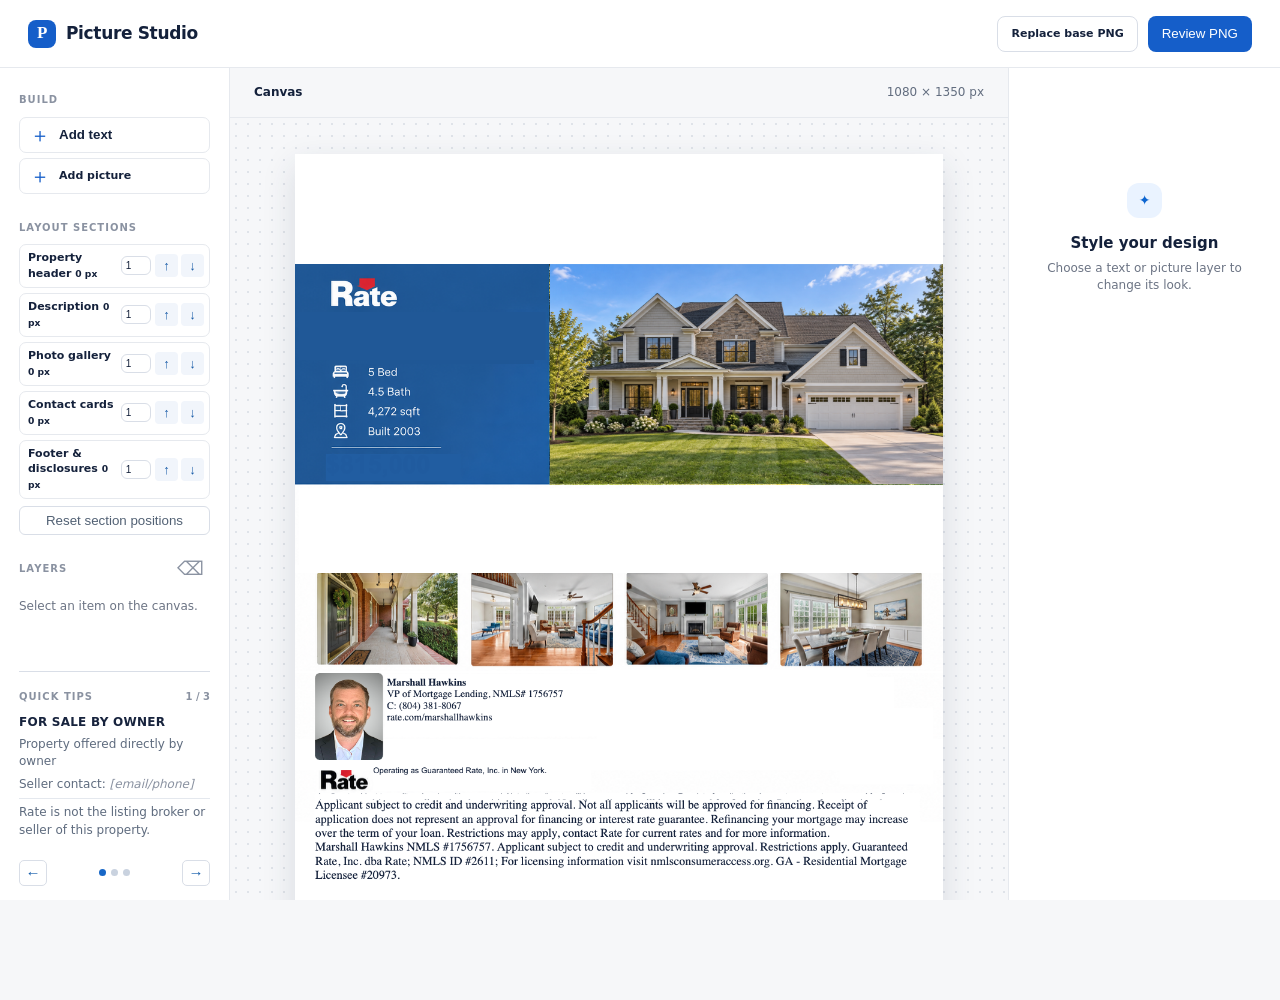
<file: index.html>
<!doctype html>
<html lang="en">
  <head>
    <meta charset="UTF-8" />
    <meta name="viewport" content="width=device-width, initial-scale=1.0" />
    <title>Picture Studio</title>
    <link rel="icon" type="image/png" href="favicon.png" />
    <link rel="stylesheet" href="styles.css" />
  </head>
  <body>
    <header>
      <div class="brand"><span class="brand-mark">P</span><span>Picture Studio</span></div>
      <div class="header-actions">
        <label class="button secondary">Replace base PNG<input id="base-upload" type="file" accept="image/png,image/jpeg" hidden /></label>
        <button id="download" class="button primary">Review PNG</button>
      </div>
    </header>
    <main>
      <aside class="tools">
        <section>
          <p class="eyebrow">Build</p>
          <button id="add-text" class="add-button"><span>＋</span> Add text</button>
          <label class="add-button"><span>＋</span> Add picture<input id="image-upload" type="file" accept="image/*" hidden /></label>
        </section>
        <section class="sections-section">
          <p class="eyebrow">Layout sections</p>
          <div id="sections" class="sections"></div>
          <button id="reset-layout" class="reset-layout" type="button">Reset section positions</button>
        </section>
        <section class="layers-section">
          <div class="section-title"><p class="eyebrow">Layers</p><button id="delete-layer" title="Delete selected layer">⌫</button></div>
          <div id="layers" class="layers"><p class="empty">Select an item on the canvas.</p></div>
        </section>
        <section style="margin-top:44px;border-top:1px solid #d9dee7;padding-top:18px;">
          <div style="display:flex;justify-content:space-between;align-items:baseline;"><p style="margin:0 0 9px;color:#8a92a1;font-size:10px;font-weight:750;letter-spacing:.1em;text-transform:uppercase;">Quick tips</p><span id="tip-count" aria-live="polite" style="color:#8a92a1;font-size:10px;font-weight:700;">1 / 3</span></div>
          <div id="quick-tips-carousel" aria-roledescription="carousel" aria-label="Advertising compliance reminders" style="min-height:138px;">
            <article data-tip-slide role="group" aria-roledescription="slide" aria-label="1 of 3" style="color:#5e6b7e;font-size:12px;line-height:1.45;">
              <strong style="display:block;color:#17233d;font-size:12px;text-transform:uppercase;letter-spacing:.02em;">For sale by owner</strong>
              <p style="margin:5px 0;">Property offered directly by owner</p>
              <p style="margin:5px 0;">Seller contact: <span style="color:#8a92a1;font-style:italic;">[email/phone]</span></p>
              <p style="margin:5px 0;padding-top:5px;border-top:1px solid #e4e8ee;">Rate is not the listing broker or seller of this property.</p>
            </article>
            <article data-tip-slide role="group" aria-roledescription="slide" aria-label="2 of 3" style="color:#5e6b7e;font-size:12px;line-height:1.45;" hidden>
              <strong style="display:block;color:#17233d;font-size:12px;text-transform:uppercase;letter-spacing:.02em;">Avoid claims like</strong>
              <ul style="margin:6px 0 0;padding-left:16px;"><li style="margin:3px 0;">“Get Pre-Approved Today!”</li><li style="margin:3px 0;">“You’re Pre-Approved!”</li><li style="margin:3px 0;">“Get Pre-Approved in 5 Minutes!”</li></ul>
            </article>
            <article data-tip-slide role="group" aria-roledescription="slide" aria-label="3 of 3" style="color:#5e6b7e;font-size:12px;line-height:1.45;" hidden>
              <strong style="display:block;color:#17233d;font-size:12px;text-transform:uppercase;letter-spacing:.02em;">Make lender identification visible</strong>
              <p style="margin:5px 0;color:#17233d;font-weight:650;">Marshall Hawkins | VP of Mortgage Lending | NMLS #1756757</p>
              <p style="margin:5px 0;color:#17233d;font-weight:650;">Rate | NMLS ID #2611 | nmlsconsumeraccess.org</p>
            </article>
          </div>
          <div style="display:flex;align-items:center;justify-content:space-between;margin-top:8px;"><button id="tip-prev" type="button" aria-label="Previous tip" style="width:28px;height:26px;padding:0;border:1px solid #d9dee7;border-radius:5px;background:#fff;color:#145dab;font-size:15px;cursor:pointer;">←</button><div role="tablist" aria-label="Choose a tip" style="display:flex;gap:5px;"><button data-tip-dot type="button" aria-label="Tip 1" aria-selected="true" style="width:7px;height:7px;padding:0;border:0;border-radius:50%;background:#1767c7;cursor:pointer;"></button><button data-tip-dot type="button" aria-label="Tip 2" aria-selected="false" style="width:7px;height:7px;padding:0;border:0;border-radius:50%;background:#c9d2df;cursor:pointer;"></button><button data-tip-dot type="button" aria-label="Tip 3" aria-selected="false" style="width:7px;height:7px;padding:0;border:0;border-radius:50%;background:#c9d2df;cursor:pointer;"></button></div><button id="tip-next" type="button" aria-label="Next tip" style="width:28px;height:26px;padding:0;border:1px solid #d9dee7;border-radius:5px;background:#fff;color:#145dab;font-size:15px;cursor:pointer;">→</button></div>
        </section>
      </aside>
      <section class="workspace">
        <div class="workspace-top"><span>Canvas</span><span id="canvas-size">1080 × 1350 px</span></div>
        <p id="local-warning" class="local-warning" hidden>To export, open this app through the local server: <code>node server.js</code>, then visit <code>http://localhost:4173</code>.</p>
        <div class="canvas-wrap"><div id="canvas" class="canvas" aria-label="Editable flyer canvas"><div id="hotspots" class="hotspots"></div></div></div>
      </section>
      <aside class="inspector">
        <div id="empty-inspector" class="empty-state"><div class="empty-icon">✦</div><h2>Style your design</h2><p>Choose a text or picture layer to change its look.</p></div>
        <div id="original-inspector" class="original-inspector" hidden><div class="inspector-heading"><p class="eyebrow">Properties</p><h2>Original layer</h2></div><p>This controls the stack level used when this original item is removed.</p><label>Z-index<input id="original-z-index" type="number" min="0" max="99" /></label></div>
        <form id="inspector-form" hidden>
          <div class="inspector-heading"><p class="eyebrow">Properties</p><h2 id="layer-name">Text</h2></div>
          <div id="text-controls">
            <label>Text</label>
            <div class="rich-toolbar" aria-label="Selected text formatting">
              <button id="selection-bold" type="button" title="Bold selected text"><strong>B</strong></button>
              <button id="selection-italic" type="button" title="Italicize selected text"><em>I</em></button>
              <select id="selection-font" title="Font for selected text"><option value="">Selected font</option><option value="Proxima Nova">Proxima Nova Regular</option><option value="Proxima Nova Medium">Proxima Nova Medium</option><option value="Proxima Nova Semibold">Proxima Nova Semibold</option><option value="Proxima Nova Condensed">Proxima Nova Condensed</option><option value="Proxima Nova A">Proxima Nova A</option><option value="Arial">Arial</option><option value="Georgia">Georgia</option><option value="Trebuchet MS">Trebuchet</option><option value="Courier New">Courier New</option></select>
              <input id="selection-color" type="color" title="Color for selected text" />
            </div>
            <div id="text-content" class="rich-text-editor" contenteditable="true" role="textbox" aria-multiline="true"></div>
            <div class="text-actions"><button id="clear-text-html" class="button secondary" type="button" title="Remove HTML and keep plain text">Plain text</button><button id="apply-text" class="button primary" type="button">Apply</button></div>
            <div class="field-grid">
              <label>Font<select id="font-family"><option value="'Proxima Nova', Arial, sans-serif">Proxima Nova</option><option value="'Proxima Nova Condensed', 'Arial Narrow', sans-serif">Proxima Nova Condensed</option><option value="'Proxima Nova A', 'Proxima Nova', Arial, sans-serif">Proxima Nova A</option><option value="Arial, sans-serif">Arial</option><option value="Georgia, serif">Georgia</option><option value="'Trebuchet MS', sans-serif">Trebuchet</option><option value="'Courier New', monospace">Courier New</option></select></label>
              <label>Size<input id="font-size" type="number" min="8" max="240" /></label>
            </div>
            <div class="field-grid">
              <label>Color<input id="text-color" type="color" /></label>
              <label>Weight<select id="font-weight"><option value="400">Regular</option><option value="500">Medium</option><option value="600">Semibold</option><option value="700">Bold</option><option value="900">Black</option></select></label>
            </div>
            <div class="field-grid"><label>Background color<input id="text-background" type="color" /></label><label class="check-label"><input id="background-none" type="checkbox" /> Transparent background</label></div>
            <div class="field-grid"><label>Alignment<select id="text-align"><option value="left">Left</option><option value="center">Center</option><option value="right">Right</option></select></label><label>Line height<input id="line-height" type="number" min="0.5" max="3" step="0.05" /></label></div>
            <p class="control-label">Inner padding (px)</p>
            <div class="field-grid"><label>Top<input id="padding-top" type="number" min="0" max="200" step="1" /></label><label>Right<input id="padding-right" type="number" min="0" max="200" step="1" /></label></div>
            <div class="field-grid"><label>Bottom<input id="padding-bottom" type="number" min="0" max="200" step="1" /></label><label>Left<input id="padding-left" type="number" min="0" max="200" step="1" /></label></div>
          </div>
          <div id="image-controls" hidden><p class="image-note">Drag the corners of the picture to resize it.</p></div>
          <hr />
          <div class="field-grid">
            <label>Opacity <output id="opacity-value"></output><input id="opacity" type="range" min="0" max="100" /></label>
            <label id="radius-field">Corners<input id="border-radius" type="number" min="0" max="200" /></label>
          </div>
          <div class="field-grid">
            <label>Width<input id="layer-width" type="number" min="20" /></label>
            <label>Height<input id="layer-height" type="number" min="1" /></label>
          </div>
          <label>Z-index<input id="layer-z-index" type="number" min="0" max="99" /></label>
          <button id="duplicate" type="button" class="button secondary full">Duplicate layer</button>
        </form>
      </aside>
    </main>
    <div id="export-modal" class="export-modal" role="dialog" aria-modal="true" aria-labelledby="export-modal-title" hidden>
      <div class="export-modal-backdrop" data-close-export></div>
      <section class="export-modal-panel">
        <div class="export-modal-header"><div><p class="eyebrow">Export preview</p><h2 id="export-modal-title">PNG ready to download</h2></div><button id="close-export" class="modal-close" type="button" aria-label="Close export preview">×</button></div>
        <p class="export-modal-copy">This is the exact canvas that will be saved as a PNG.</p>
        <div id="export-preview" class="export-preview" aria-label="PNG export preview"></div>
        <footer class="export-modal-actions"><button id="cancel-export" class="button secondary" type="button">Back to editor</button><button id="update-with-ai" class="button secondary" type="button">Update with AI</button><button id="download-rendered" class="button primary" type="button">Download PNG</button></footer>
      </section>
    </div>
    <div id="ai-modal" class="ai-modal" role="dialog" aria-modal="true" aria-labelledby="ai-modal-title" hidden>
      <div class="ai-modal-backdrop" data-close-ai></div>
      <section class="ai-modal-panel">
        <div class="export-modal-header"><div><p class="eyebrow">AI image update</p><h2 id="ai-modal-title">Describe your changes</h2></div><button id="close-ai" class="modal-close" type="button" aria-label="Close AI update">×</button></div>
        <p class="export-modal-copy">Choose a creative redesign for the complete flyer, or safely edit one picture layer without changing the rest.</p>
        <fieldset class="ai-mode-picker"><legend>Update mode</legend><label><input type="radio" name="ai-mode" value="creative" checked /> <span><strong>Creative redesign</strong><small>AI refines the full flyer. You review it before replacing your current design.</small></span></label><label><input type="radio" name="ai-mode" value="safe" /> <span><strong>Safe photo edit</strong><small>AI changes only one image layer; all other flyer content stays untouched.</small></span></label></fieldset>
        <label id="ai-safe-target-field" for="ai-safe-target" hidden>Picture to edit<select id="ai-safe-target"></select></label>
        <label for="ai-prompt" class="ai-prompt-label">What would you like to update?</label>
        <textarea id="ai-prompt" rows="5" maxlength="4000" placeholder="For example: Replace the main property photo with a bright, modern kitchen while preserving the overall flyer layout."></textarea>
        <p id="ai-status" class="ai-status" role="status" aria-live="polite"></p>
        <footer class="export-modal-actions"><button id="cancel-ai" class="button secondary" type="button">Cancel</button><button id="submit-ai" class="button primary" type="button">Generate update</button></footer>
      </section>
    </div>
    <div id="ai-result-modal" class="ai-result-modal" role="dialog" aria-modal="true" aria-labelledby="ai-result-title" hidden>
      <div class="ai-modal-backdrop"></div>
      <section class="ai-result-panel">
        <div class="export-modal-header"><div><p class="eyebrow">AI result review</p><h2 id="ai-result-title">Review the AI update</h2></div></div>
        <p class="export-modal-copy">Your current design has not changed. Apply this version only if it is the result you want.</p>
        <div class="ai-comparison"><figure><figcaption>Current</figcaption><img id="ai-original-preview" alt="Current design before AI update" /></figure><figure><figcaption>AI proposal</figcaption><img id="ai-result-preview" alt="AI-generated proposal" /></figure></div>
        <footer class="export-modal-actions"><button id="keep-ai-original" class="button secondary" type="button">Keep original</button><button id="retry-ai" class="button secondary" type="button">Try again</button><button id="apply-ai-result" class="button primary" type="button">Use this version</button></footer>
      </section>
    </div>
    <template id="text-template"><div class="element text-element" data-type="text"><div class="content"></div><div class="resize-handle"></div></div></template>
    <template id="image-template"><div class="element image-element" data-type="image"><img alt="Added layer" /><div class="resize-handle"></div></div></template>
    <script src="ai-config.js"></script>
    <script src="app.js"></script>
  </body>
</html>
</file>
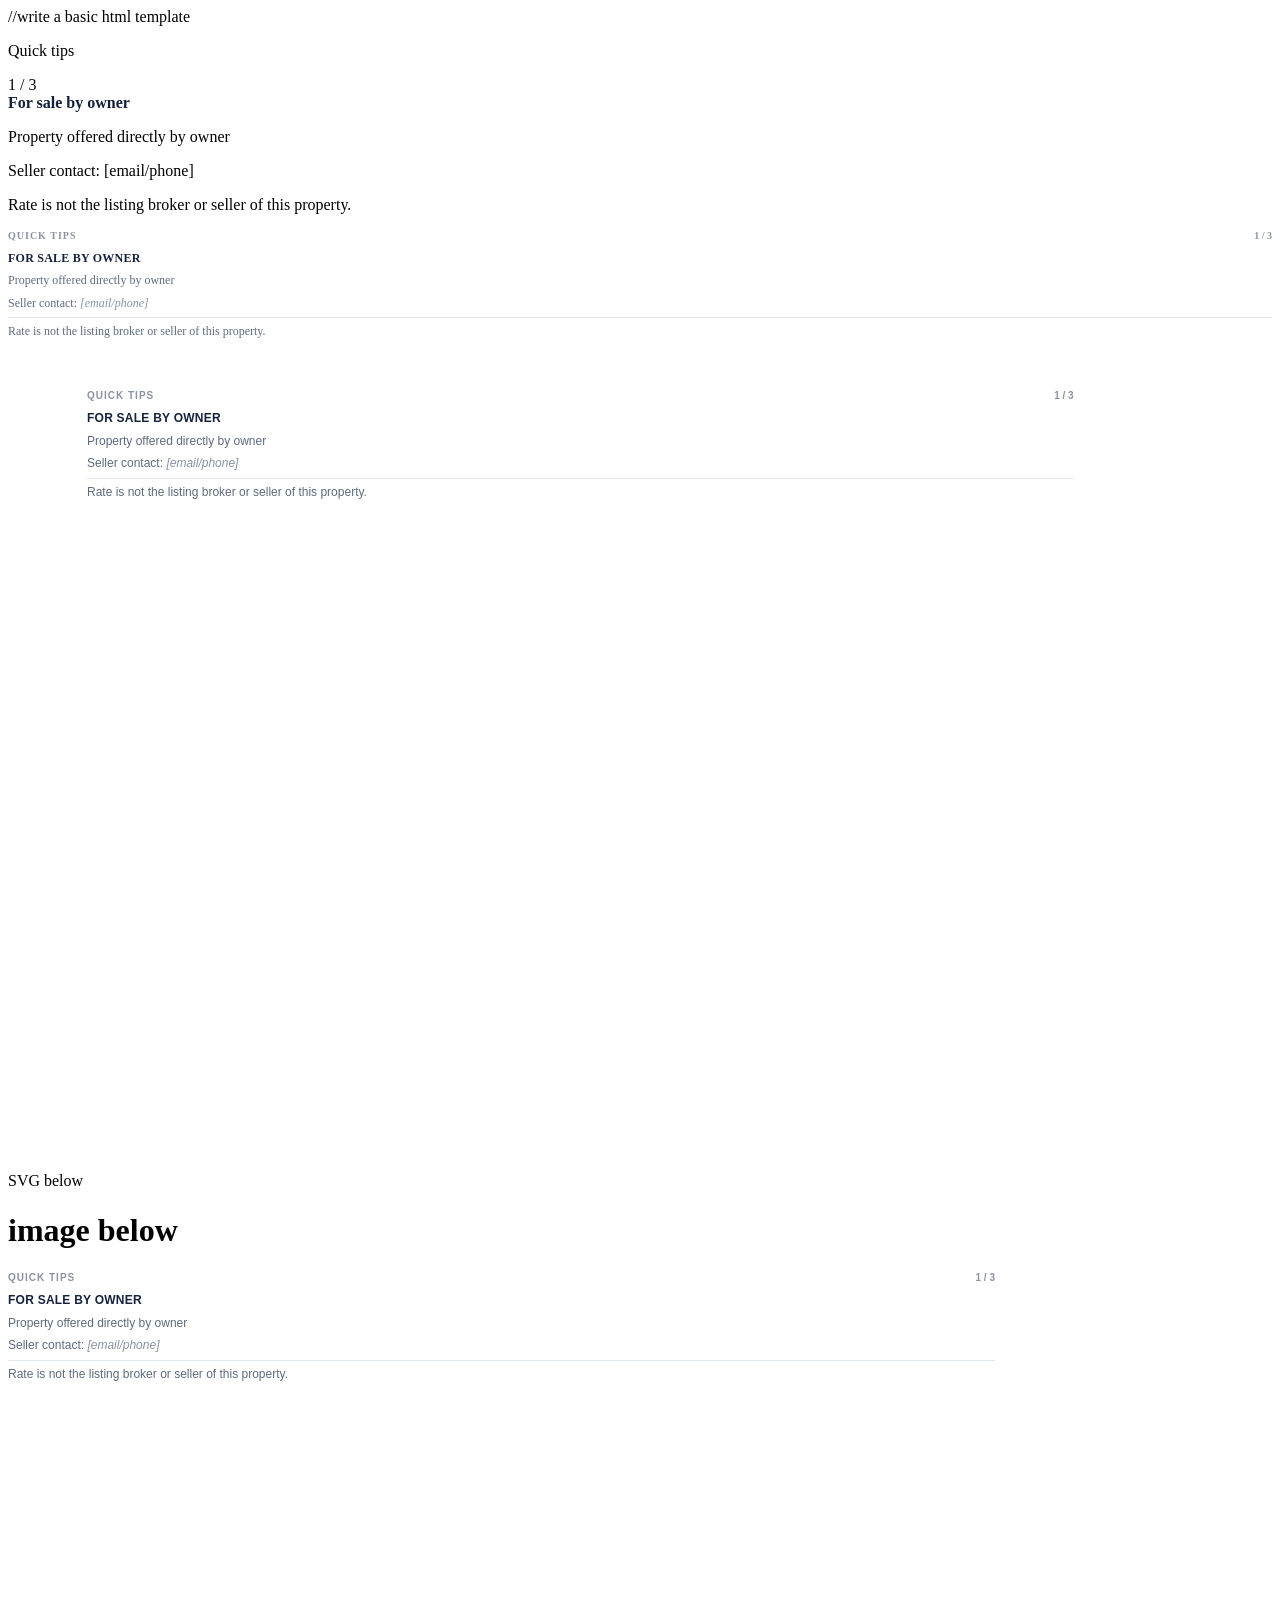
<file: test.html>
//write a basic html template
<!DOCTYPE html>
<html lang="en">
<head>
</head>
<body>
<div class="tip-heading" style="white-space: normal;"><p class="eyebrow">Quick tips</p><span id="tip-count" aria-live="polite">1 / 3</span></div><div class="tip-carousel" aria-roledescription="carousel" aria-label="Advertising compliance reminders" style="white-space: normal;"><article class="tip-slide" role="group" aria-roledescription="slide" aria-label="1 of 3"><strong style="color: rgb(20, 33, 59);">For sale by owner</strong>
		<p>Property offered directly by owner</p><p>Seller contact: <span class="tip-placeholder">[email/phone]</span></p><p class="tip-note">Rate is not the listing broker or seller of this property.</p></article></div>

<div style="white-space: normal; display: flex; justify-content: space-between; align-items: baseline;"><p style="margin: 0px 0px 9px; color: rgb(138, 146, 161); font-size: 10px; font-weight: 750; letter-spacing: 0.1em; text-transform: uppercase;">Quick tips</p><span id="tip-count" aria-live="polite" style="color: rgb(138, 146, 161); font-size: 10px; font-weight: 700;">1 / 3</span></div><div id="quick-tips-carousel" aria-roledescription="carousel" aria-label="Advertising compliance reminders" style="white-space: normal; min-height: 138px;"><article data-tip-slide="" role="group" aria-roledescription="slide" aria-label="1 of 3" style="color: rgb(94, 107, 126); font-size: 12px; line-height: 1.45;"><strong style="display: block; color: rgb(23, 35, 61); text-transform: uppercase; letter-spacing: 0.02em;">For sale by owner</strong><p style="margin: 5px 0px;">Property offered directly by owner</p><p style="margin: 5px 0px;">Seller contact:&nbsp;<span style="color: rgb(138, 146, 161); font-style: italic;">[email/phone]</span></p><p style="margin: 5px 0px; padding-top: 5px; border-top: 1px solid rgb(228, 232, 238);">Rate is not the listing broker or seller of this property.</p></article></div>

SVG below

<svg xmlns="http://www.w3.org/2000/svg" width="986.6666666666667" height="798.3333333333333"><foreignObject width="100%" height="100%"><div xmlns="http://www.w3.org/1999/xhtml" style="box-sizing:border-box;width:100%;height:110px;overflow:visible;white-space:pre-wrap;overflow-wrap:break-word;padding:1.6666666666666667px 0px 0px 0px;font-family:Arial, sans-serif;font-size:16.666666666666668px;font-weight:400;color:#14213b;text-align:left;line-height:1.17"><div style="white-space: normal; display: flex; justify-content: space-between; align-items: baseline;"><p style="margin: 0px 0px 9px; color: rgb(138, 146, 161); font-size: 10px; font-weight: 750; letter-spacing: 0.1em; text-transform: uppercase;">Quick tips</p><span id="" aria-live="polite" style="color: rgb(138, 146, 161); font-size: 10px; font-weight: 700;">1 / 3</span></div><div id="quick-tips-carousel" aria-roledescription="carousel" aria-label="Advertising compliance reminders" style="white-space: normal; min-height: 138px;"><article data-tip-slide="" role="group" aria-roledescription="slide" aria-label="1 of 3" style="color: rgb(94, 107, 126); font-size: 12px; line-height: 1.45;"><strong style="display: block; color: rgb(23, 35, 61); text-transform: uppercase; letter-spacing: 0.02em;">For sale by owner</strong><p style="margin: 5px 0px;">Property offered directly by owner</p><p style="margin: 5px 0px;">Seller contact:&nbsp;<span style="color: rgb(138, 146, 161); font-style: italic;">[email/phone]</span></p><p style="margin: 5px 0px; padding-top: 5px; border-top: 1px solid rgb(228, 232, 238);">Rate is not the listing broker or seller of this property.</p></article></div></div></foreignObject></svg>

<h1>image below</h1>
<img src="data:image/svg+xml;charset=utf-8,%3Csvg%20xmlns%3D%22http%3A%2F%2Fwww.w3.org%2F2000%2Fsvg%22%20width%3D%22986.6666666666667%22%20height%3D%22798.3333333333333%22%3E%3CforeignObject%20width%3D%22100%25%22%20height%3D%22100%25%22%3E%3Cdiv%20xmlns%3D%22http%3A%2F%2Fwww.w3.org%2F1999%2Fxhtml%22%20style%3D%22box-sizing%3Aborder-box%3Bwidth%3A100%25%3Bheight%3A110px%3Boverflow%3Avisible%3Bwhite-space%3Apre-wrap%3Boverflow-wrap%3Abreak-word%3Bpadding%3A1.6666666666666667px%200px%200px%200px%3Bfont-family%3AArial%2C%20sans-serif%3Bfont-size%3A16.666666666666668px%3Bfont-weight%3A400%3Bcolor%3A%2314213b%3Btext-align%3Aleft%3Bline-height%3A1.17%22%3E%3Cdiv%20style%3D%22white-space%3A%20normal%3B%20display%3A%20flex%3B%20justify-content%3A%20space-between%3B%20align-items%3A%20baseline%3B%22%3E%3Cp%20style%3D%22margin%3A%200px%200px%209px%3B%20color%3A%20rgb(138%2C%20146%2C%20161)%3B%20font-size%3A%2010px%3B%20font-weight%3A%20750%3B%20letter-spacing%3A%200.1em%3B%20text-transform%3A%20uppercase%3B%22%3EQuick%20tips%3C%2Fp%3E%3Cspan%20id%3D%22%22%20aria-live%3D%22polite%22%20style%3D%22color%3A%20rgb(138%2C%20146%2C%20161)%3B%20font-size%3A%2010px%3B%20font-weight%3A%20700%3B%22%3E1%20%2F%203%3C%2Fspan%3E%3C%2Fdiv%3E%3Cdiv%20id%3D%22quick-tips-carousel%22%20aria-roledescription%3D%22carousel%22%20aria-label%3D%22Advertising%20compliance%20reminders%22%20style%3D%22white-space%3A%20normal%3B%20min-height%3A%20138px%3B%22%3E%3Carticle%20data-tip-slide%3D%22%22%20role%3D%22group%22%20aria-roledescription%3D%22slide%22%20aria-label%3D%221%20of%203%22%20style%3D%22color%3A%20rgb(94%2C%20107%2C%20126)%3B%20font-size%3A%2012px%3B%20line-height%3A%201.45%3B%22%3E%3Cstrong%20style%3D%22display%3A%20block%3B%20color%3A%20rgb(23%2C%2035%2C%2061)%3B%20text-transform%3A%20uppercase%3B%20letter-spacing%3A%200.02em%3B%22%3EFor%20sale%20by%20owner%3C%2Fstrong%3E%3Cp%20style%3D%22margin%3A%205px%200px%3B%22%3EProperty%20offered%20directly%20by%20owner%3C%2Fp%3E%3Cp%20style%3D%22margin%3A%205px%200px%3B%22%3ESeller%20contact%3A%26%23160%3B%3Cspan%20style%3D%22color%3A%20rgb(138%2C%20146%2C%20161)%3B%20font-style%3A%20italic%3B%22%3E%5Bemail%2Fphone%5D%3C%2Fspan%3E%3C%2Fp%3E%3Cp%20style%3D%22margin%3A%205px%200px%3B%20padding-top%3A%205px%3B%20border-top%3A%201px%20solid%20rgb(228%2C%20232%2C%20238)%3B%22%3ERate%20is%20not%20the%20listing%20broker%20or%20seller%20of%20this%20property.%3C%2Fp%3E%3C%2Farticle%3E%3C%2Fdiv%3E%3C%2Fdiv%3E%3C%2FforeignObject%3E%3C%2Fsvg%3E">

</body>
</html>
</file>
<file: styles.css>
:root { --ink:#14213b; --muted:#6c7484; --line:#e6e9ee; --blue:#155ec9; --canvas-scale: .58; }
@font-face { font-family:"Proxima Nova"; src:local("Proxima Nova Regular"),local("Proxima Nova"); font-weight:400; }
@font-face { font-family:"Proxima Nova"; src:local("Proxima Nova Medium"); font-weight:500; }
@font-face { font-family:"Proxima Nova"; src:local("Proxima Nova Semibold"); font-weight:600; }
@font-face { font-family:"Proxima Nova Condensed"; src:local("Proxima Nova Condensed Regular"),local("Proxima Nova Condensed"); font-weight:400; }
@font-face { font-family:"Proxima Nova A"; src:local("Proxima Nova A Regular"),local("Proxima Nova A"); font-weight:400; }
* { box-sizing:border-box; }
body { margin:0; color:var(--ink); font:14px/1.45 Inter, ui-sans-serif, system-ui, -apple-system, BlinkMacSystemFont, "Segoe UI", sans-serif; background:#f6f7f9; }
header { height:68px; display:flex; align-items:center; justify-content:space-between; padding:0 28px; background:#fff; border-bottom:1px solid var(--line); }
.brand { display:flex; gap:10px; align-items:center; font-size:17px; font-weight:750; letter-spacing:-.02em; }.brand-mark { display:grid; place-items:center; width:28px; height:28px; border-radius:8px; background:var(--blue); color:#fff; font-family:Georgia,serif; }
.header-actions { display:flex; gap:10px; }.button { cursor:pointer; border:1px solid transparent; border-radius:8px; height:36px; padding:0 13px; display:inline-flex; align-items:center; justify-content:center; font:600 13px inherit; }.primary { background:var(--blue); color:#fff; }.secondary { background:#fff; color:var(--ink); border-color:#d9dee7; }
main {  margin-bottom:100px;height:calc(100vh - 68px); display:grid; grid-template-columns:230px minmax(500px,1fr) 272px; overflow:auto; }.tools,.inspector { padding:25px 19px; background:#fff; border-right:1px solid var(--line); overflow:auto; }.inspector { border-right:0; border-left:1px solid var(--line); }
section { margin-bottom:27px; }.eyebrow { margin:0 0 9px; color:#8a92a1; font-size:10px; font-weight:750; letter-spacing:.1em; text-transform:uppercase; }.add-button { width:100%; display:flex; align-items:center; gap:9px; padding:9px 10px; margin-top:5px; border:1px solid var(--line); border-radius:7px; color:var(--ink); background:#fff; cursor:pointer; font-weight:600; }.add-button:hover { border-color:#9ebee9; background:#f7faff; }.add-button span { color:var(--blue); font-size:20px; font-weight:400; line-height:16px; }
.section-title { display:flex; justify-content:space-between; align-items:start; }.section-title button { margin-top:-6px; border:0; background:transparent; color:#8a92a1; font-size:19px; cursor:pointer; }.layers { display:flex; flex-direction:column; gap:4px; }.layer { width:100%; display:flex; align-items:center; gap:8px; padding:8px; border:1px solid transparent; border-radius:7px; background:transparent; cursor:pointer; text-align:left; color:var(--ink); }.layer:hover { background:#f5f8fd; }.layer.selected { background:#edf4ff; border-color:#c8dcfa; color:#084eae; }.layer-icon { width:23px; height:23px; display:grid; place-items:center; background:#fff; border:1px solid #e1e5ea; border-radius:5px; font-size:12px; }.layer-name { overflow:hidden; text-overflow:ellipsis; white-space:nowrap; font-size:12px; }.empty { color:var(--muted); font-size:12px; }.tips { margin-top:44px; border-top:1px solid var(--line); padding-top:18px; }.tip-heading { display:flex; justify-content:space-between; align-items:baseline; }.tip-heading .eyebrow { margin-bottom:9px; }.tip-heading span { color:#8a92a1; font-size:10px; font-weight:700; }.tip-carousel { min-height:138px; }.tip-slide { color:#5e6b7e; font-size:12px; line-height:1.45; }.tip-slide strong { display:block; color:var(--ink); font-size:12px; text-transform:uppercase; letter-spacing:.02em; }.tip-slide p { margin:5px 0; }.tip-slide ul { margin:6px 0 0; padding-left:16px; }.tip-slide li { margin:3px 0; }.tip-note { padding-top:5px; border-top:1px solid #e4e8ee; }.tip-placeholder { color:#8a92a1; font-style:italic; }.tip-identification { color:var(--ink); font-weight:650; }.tip-controls { display:flex; align-items:center; justify-content:space-between; margin-top:8px; }.tip-controls > button { width:28px; height:26px; padding:0; border:1px solid #d9dee7; border-radius:5px; background:#fff; color:#145dab; cursor:pointer; font-size:15px; }.tip-controls > button:hover { background:#f1f6fe; }.tip-dots { display:flex; gap:5px; }.tip-dots button { width:7px; height:7px; padding:0; border:0; border-radius:50%; background:#c9d2df; cursor:pointer; }.tip-dots button[aria-selected="true"] { background:#1767c7; }
.sections { display:flex; flex-direction:column; gap:5px; }.section-row { display:grid; grid-template-columns:1fr 32px 24px 24px; align-items:center; gap:2px; padding:5px 4px 5px 8px; border:1px solid var(--line); border-radius:7px; font-size:11px; font-weight:650; }.section-row input { width:30px; margin:0; padding:3px 1px; text-align:center; font-size:10px; }.section-row button { width:23px; height:23px; padding:0; border:0; border-radius:4px; background:#f1f5fb; color:#175ba7; cursor:pointer; font-size:13px; }.section-row button:disabled { opacity:.3; cursor:default; }
.reset-layout { width:100%; margin-top:7px; padding:6px; border:1px solid #d9dee7; border-radius:6px; background:#fff; color:#526174; cursor:pointer; font:600 11px inherit; }
.workspace { min-width:0; display:flex; flex-direction:column; margin:0; }.workspace-top { height:50px; padding:0 24px; display:flex; align-items:center; justify-content:space-between; color:#626d7f; font-size:12px; border-bottom:1px solid var(--line); }.workspace-top span:first-child { font-weight:700; color:var(--ink); }.canvas-wrap { flex:1; overflow:auto; padding:36px; display:grid; place-items:start center; background:radial-gradient(#dfe3e9 .8px, transparent .8px) 0 0/12px 12px; }.canvas { position:relative; width:648px; height:810px; flex:none; background:#fff url('picture-studio-base.png') center/100% 100% no-repeat; box-shadow:0 12px 32px #23334b24; }
.local-warning { margin:0; padding:9px 24px; background:#fff2d8; color:#754b05; font-size:12px; }.local-warning code { font-size:11px; }
.hotspots { position:absolute; inset:0; z-index:3; }.hotspot { position:absolute; border:1px dashed transparent; background:transparent; border-radius:3px; cursor:pointer; }.hotspot:hover { border-color:#1976df; background:#2586f21c; }.hotspot::after { content:attr(data-label); position:absolute; left:0; top:100%; z-index:5; display:none; padding:3px 5px; margin-top:2px; border-radius:4px; background:#0c4e9d; color:#fff; white-space:nowrap; font-size:10px; font-weight:700; }.hotspot:hover::after { display:block; }
.removed-mask { position:absolute; z-index:2; pointer-events:none; }
.section-mask { position:absolute; z-index:0; background:#fff; pointer-events:none; }.section-slice { position:absolute; z-index:1; background-repeat:no-repeat; pointer-events:none; }
.canvas.ai-creative-result .element, .canvas.ai-creative-result .hotspots { display:none; }
.element { position:absolute; z-index:4; user-select:none; touch-action:none; cursor:move; outline:1px solid transparent; }.element.selected { outline:2px solid #2480ed; }.element.selected::before { content:""; position:absolute; inset:-5px; border:1px dashed #2480ed; pointer-events:none; }.text-element { min-width:60px; min-height:24px; white-space:pre-wrap; overflow-wrap:break-word; }.text-element .content { height:100%; box-sizing:border-box; }.image-element { overflow:hidden; background:#fff; }.image-element img { width:100%; height:100%; display:block; object-fit:cover; pointer-events:none; }.resize-handle { position:absolute; display:none; width:12px; height:12px; right:-7px; bottom:-7px; border:2px solid #fff; background:#2480ed; border-radius:50%; cursor:nwse-resize; }.selected .resize-handle { display:block; }
.empty-state { text-align:center; padding:90px 12px; }.empty-icon { display:grid; place-items:center; height:35px; width:35px; margin:auto; border-radius:12px; background:#eaf3ff; color:#0d65d0; }.empty-state h2 { font-size:15px; margin:15px 0 5px; }.empty-state p { color:var(--muted); font-size:12px; margin:0; }.original-inspector { padding-top:2px; }.original-inspector p { margin:0 0 20px; color:var(--muted); font-size:12px; }.inspector-heading h2 { font-size:20px; margin:0 0 20px; letter-spacing:-.03em; } label { display:block; color:#657084; font-size:11px; font-weight:700; } input,select,textarea { width:100%; margin-top:5px; padding:7px 8px; border:1px solid #d9dee7; border-radius:6px; background:#fff; color:var(--ink); font:13px inherit; } input:focus,select:focus,textarea:focus { outline:2px solid #bdd9ff; border-color:#77adef; } textarea { resize:vertical; }.field-grid { display:grid; grid-template-columns:1fr 1fr; gap:11px; margin-top:12px; } input[type=color] { height:34px; padding:3px; } input[type=range] { padding:0; } output { float:right; font-weight:500; color:#8a92a1; } hr { border:0; border-top:1px solid var(--line); margin:20px 0; }.image-note { padding:10px; border-radius:7px; background:#f3f7fc; color:#5a6b83; font-size:12px; }.full { width:100%; margin-top:18px; }
.check-label { display:flex; align-items:center; gap:7px; padding-top:20px; color:#657084; }.check-label input { width:15px; height:15px; margin:0; accent-color:var(--blue); }
.control-label { margin:12px 0 -2px; color:#657084; font-size:11px; font-weight:700; }
.rich-toolbar { display:flex; gap:5px; align-items:center; margin:5px 0; }.rich-toolbar button { width:29px; height:28px; border:1px solid #d9dee7; border-radius:5px; background:#fff; color:var(--ink); cursor:pointer; }.rich-toolbar select { flex:1; width:auto; margin:0; padding:4px; font-size:11px; }.rich-toolbar input[type=color] { width:32px; height:28px; margin:0; padding:2px; }.rich-text-editor { min-height:95px; padding:7px 8px; border:1px solid #d9dee7; border-radius:6px; background:#fff; color:var(--ink); font:13px/1.35 inherit; white-space:pre-wrap; overflow-wrap:break-word; outline:none; }.rich-text-editor:focus { outline:2px solid #bdd9ff; border-color:#77adef; }.text-actions { display:flex; justify-content:flex-end; gap:8px; margin-top:8px; }.text-actions .button { height:30px; }
.export-modal { position:fixed; inset:0; z-index:100; display:grid; place-items:center; padding:24px; }.export-modal[hidden] { display:none; }.export-modal-backdrop { position:absolute; inset:0; background:#0c1c35a6; }.export-modal-panel { position:relative; z-index:1; display:flex; flex-direction:column; width:min(760px, 100%); max-height:calc(100vh - 48px); padding:20px; border-radius:14px; background:#fff; box-shadow:0 24px 70px #09172b66; }.export-modal-header { display:flex; align-items:start; justify-content:space-between; gap:18px; }.export-modal-header .eyebrow { margin-bottom:3px; }.export-modal-header h2 { margin:0; font-size:20px; letter-spacing:-.02em; }.modal-close { width:32px; height:32px; padding:0; border:0; border-radius:7px; background:#eff4fb; color:#45556b; font-size:24px; line-height:1; cursor:pointer; }.export-modal-copy { margin:9px 0 14px; color:#657084; font-size:12px; }.export-preview { min-height:160px; overflow:auto; display:grid; place-items:start center; border:1px solid #d9dee7; border-radius:8px; background:repeating-conic-gradient(#f6f8fb 0 25%, #edf1f6 0 50%) 50%/16px 16px; }.export-preview canvas { display:block; width:min(100%, 540px); height:auto; background:#fff; box-shadow:0 5px 14px #21355522; }.export-modal-actions { display:flex; justify-content:flex-end; gap:9px; margin-top:16px; }
.ai-modal { position:fixed; inset:0; z-index:110; display:grid; place-items:center; padding:24px; }.ai-modal[hidden] { display:none; }.ai-modal-backdrop { position:absolute; inset:0; background:#0c1c35b8; }.ai-modal-panel { position:relative; z-index:1; width:min(560px,100%); padding:20px; border-radius:14px; background:#fff; box-shadow:0 24px 70px #09172b66; }.ai-prompt-label { margin-top:12px; }.ai-modal textarea { min-height:116px; resize:vertical; }.ai-status { min-height:19px; margin:9px 0 0; color:#657084; font-size:12px; }.ai-modal .button:disabled { cursor:wait; opacity:.7; }
.ai-mode-picker { display:grid; gap:7px; margin:0; padding:0; border:0; }.ai-mode-picker legend { margin:0 0 6px; color:#657084; font-size:11px; font-weight:700; }.ai-mode-picker label { display:flex; gap:8px; align-items:flex-start; padding:8px; border:1px solid #d9dee7; border-radius:7px; cursor:pointer; }.ai-mode-picker input { width:auto; margin:2px 0 0; }.ai-mode-picker strong,.ai-mode-picker small { display:block; }.ai-mode-picker strong { color:var(--ink); font-size:12px; }.ai-mode-picker small { margin-top:2px; color:#657084; font-weight:500; }.ai-mode-picker input:checked + span strong { color:#145dab; }.ai-mode-picker label:has(input:checked) { border-color:#72a9ee; background:#f5f9ff; }.ai-result-modal { position:fixed; inset:0; z-index:120; display:grid; place-items:center; padding:24px; }.ai-result-modal[hidden] { display:none; }.ai-result-panel { position:relative; z-index:1; width:min(940px,100%); max-height:calc(100vh - 48px); overflow:auto; padding:20px; border-radius:14px; background:#fff; box-shadow:0 24px 70px #09172b66; }.ai-comparison { display:grid; grid-template-columns:1fr 1fr; gap:14px; }.ai-comparison figure { min-width:0; margin:0; }.ai-comparison figcaption { margin-bottom:6px; color:#657084; font-size:11px; font-weight:700; }.ai-comparison img { display:block; width:100%; max-height:55vh; object-fit:contain; border:1px solid #d9dee7; border-radius:7px; background:#f4f6f9; }
@media (max-width: 980px) { main { grid-template-columns:190px minmax(420px,1fr); }.inspector { display:none; }.canvas-wrap { padding:22px; } }
</file>
